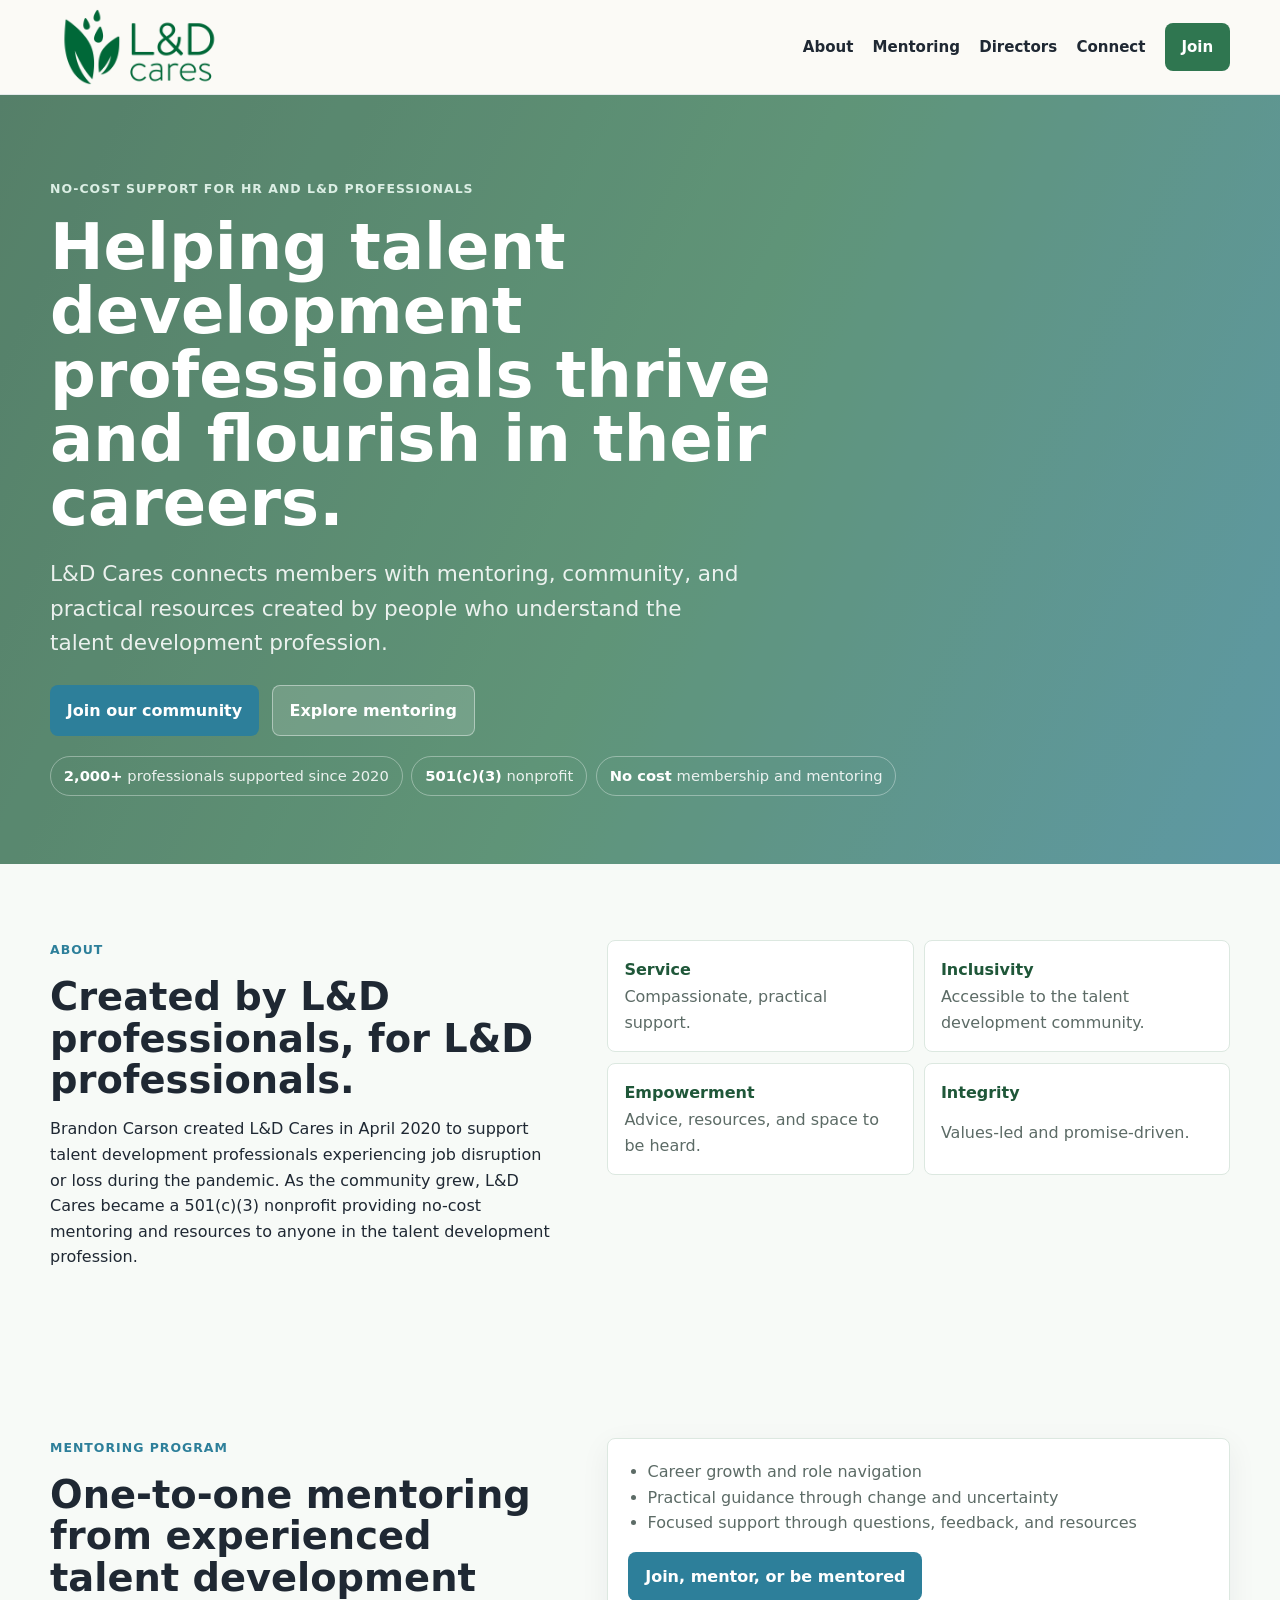
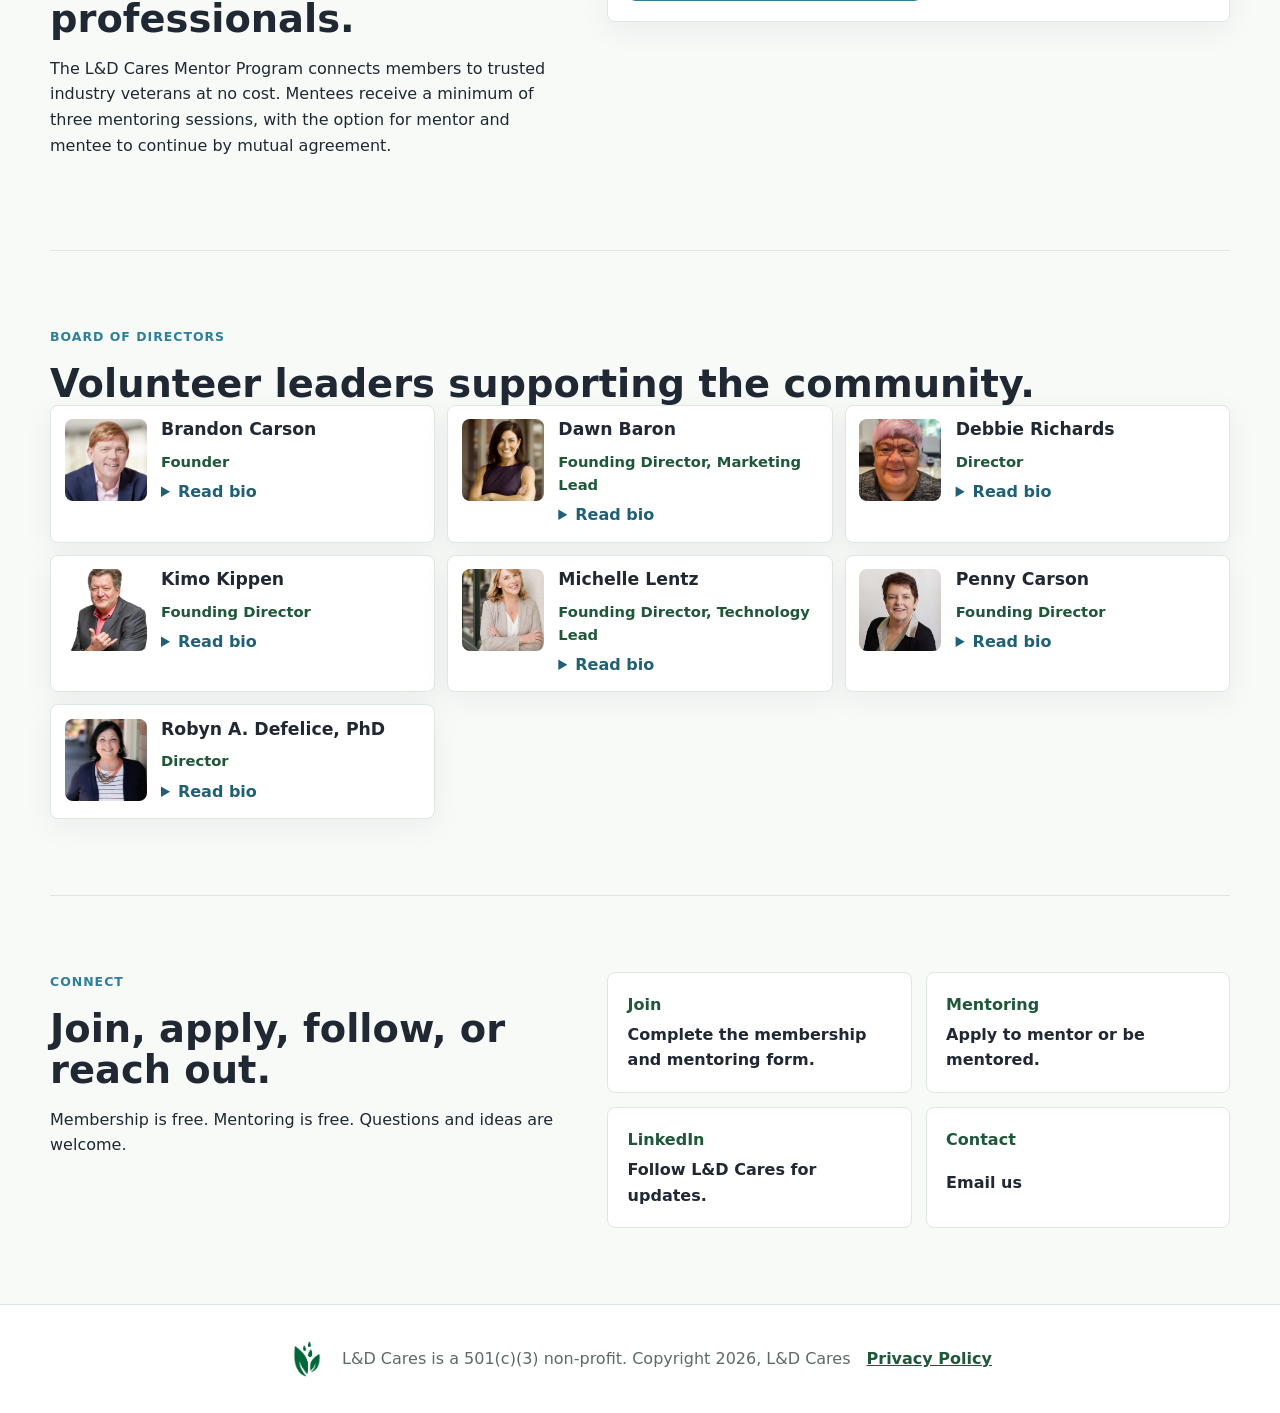
<file: index.html>
<!doctype html>
<html lang="en">
  <head>
    <meta charset="utf-8">
    <meta name="viewport" content="width=device-width, initial-scale=1">
    <title>L&D Cares | No-cost mentoring for talent development professionals</title>
    <meta name="description" content="L&D Cares provides no-cost mentoring and resources to help talent development professionals thrive and flourish in their careers.">
    <meta property="og:title" content="L&D Cares">
    <meta property="og:description" content="No-cost mentoring and resources for talent development professionals.">
    <meta property="og:type" content="website">
    <meta property="og:url" content="https://www.ldcares.org/">
    <meta property="og:image" content="https://www.ldcares.org/assets/logos/ldcares-logo.png">
    <meta property="og:image:alt" content="L&D Cares logo">
    <meta name="twitter:card" content="summary_large_image">
    <meta name="twitter:title" content="L&D Cares">
    <meta name="twitter:description" content="No-cost mentoring and resources for talent development professionals.">
    <meta name="twitter:image" content="https://www.ldcares.org/assets/logos/ldcares-logo.png">
    <link rel="stylesheet" href="styles.css">
  </head>
  <body>
    <a class="skip-link" href="#main">Skip to main content</a>
    <header class="site-header" data-header>
      <nav class="nav" aria-label="Main navigation">
        <a class="brand" href="#home" aria-label="L&D Cares home">
          <img src="assets/logos/ldcares-logo.png" alt="L&D Cares">
        </a>
        <button class="menu-toggle" type="button" aria-expanded="false" aria-controls="primary-menu" data-menu-toggle>
          <span></span>
          <span></span>
          <span></span>
          <span class="sr-only">Menu</span>
        </button>
        <div class="nav-links" id="primary-menu" data-menu>
          <a href="#about">About</a>
          <a href="#mentoring">Mentoring</a>
          <a href="#team">Directors</a>
          <a href="#connect">Connect</a>
          <a class="nav-cta" href="membership.html">Join</a>
        </div>
      </nav>
    </header>

    <main id="main">
      <section class="hero" id="home">
        <div class="hero-media" aria-hidden="true">
          <img src="assets/logos/banner.jpg" alt="">
        </div>
        <div class="hero-content">
          <p class="eyebrow">No-cost support for HR and L&D professionals</p>
          <h1>Helping talent development professionals thrive and flourish in their careers.</h1>
          <p class="hero-copy">L&D Cares connects members with mentoring, community, and practical resources created by people who understand the talent development profession.</p>
          <div class="hero-actions">
            <a class="button primary" href="membership.html">Join our community</a>
            <a class="button secondary" href="#mentoring">Explore mentoring</a>
          </div>
          <ul class="impact-list" aria-label="L&D Cares highlights">
            <li><strong>2,000+</strong> professionals supported since 2020</li>
            <li><strong>501(c)(3)</strong> nonprofit</li>
            <li><strong>No cost</strong> membership and mentoring</li>
          </ul>
        </div>
      </section>

      <section class="section about" id="about">
        <div>
          <p class="section-kicker">About</p>
          <h2>Created by L&D professionals, for L&D professionals.</h2>
          <p>Brandon Carson created L&D Cares in April 2020 to support talent development professionals experiencing job disruption or loss during the pandemic. As the community grew, L&D Cares became a 501(c)(3) nonprofit providing no-cost mentoring and resources to anyone in the talent development profession.</p>
        </div>
        <ul class="value-list" aria-label="L&D Cares values">
          <li><strong>Service</strong><span>Compassionate, practical support.</span></li>
          <li><strong>Inclusivity</strong><span>Accessible to the talent development community.</span></li>
          <li><strong>Empowerment</strong><span>Advice, resources, and space to be heard.</span></li>
          <li><strong>Integrity</strong><span>Values-led and promise-driven.</span></li>
        </ul>
      </section>

      <section class="section mentoring" id="mentoring">
        <div>
          <p class="section-kicker">Mentoring Program</p>
          <h2>One-to-one mentoring from experienced talent development professionals.</h2>
          <p>The L&D Cares Mentor Program connects members to trusted industry veterans at no cost. Mentees receive a minimum of three mentoring sessions, with the option for mentor and mentee to continue by mutual agreement.</p>
        </div>
        <div class="compact-panel">
          <ul>
            <li>Career growth and role navigation</li>
            <li>Practical guidance through change and uncertainty</li>
            <li>Focused support through questions, feedback, and resources</li>
          </ul>
          <div class="panel-actions">
            <a class="button primary" href="membership.html">Join, mentor, or be mentored</a>
          </div>
        </div>
      </section>

      <section class="section team" id="team">
        <div>
          <p class="section-kicker">Board of Directors</p>
          <h2>Volunteer leaders supporting the community.</h2>
        </div>
        <div class="team-grid">
          <article class="person">
            <img src="assets/directors/brandon-carson.webp" alt="Brandon Carson">
            <div>
              <h3>Brandon Carson</h3>
              <p class="role">Founder</p>
              <details>
                <summary>Read bio</summary>
                <p>For more than two decades, Brandon Carson has focused on one big question: How can learning unlock both business performance and human potential? He has built scalable learning strategies across some of the world’s most complex and fast-moving organizations — from Fortune 50 giants to high-growth tech companies.</p>
                <p>Brandon has led enterprise learning transformations at Starbucks, Walmart, Delta Air Lines, The Home Depot, and Microsoft, developing programs that reached millions of employees worldwide and delivered measurable gains in performance, retention, and readiness for change.</p>
                <p>Brandon is also the author of multiple books on the future of learning, a frequent keynote speaker at international conferences, and a trusted partner to leaders seeking to navigate disruption with clarity and purpose.</p>
                <p>His mission is simple: to help organizations modernize learning so it drives measurable business value — and makes work better for humans.</p>
              </details>
            </div>
          </article>
          <article class="person">
            <img src="assets/directors/dawn-baron.webp" alt="Dawn Baron">
            <div>
              <h3>Dawn Baron</h3>
              <p class="role">Founding Director, Marketing Lead</p>
              <details>
                <summary>Read bio</summary>
                <p>Dawn Baron founded Passion Profits Consulting in 2008 to help businesses and learning professionals find solutions to obstacles in the corporate learning space. She is a strategic and creative problem solver, marketer, facilitator, and speaker with a special interest in helping companies and organizations focus on talent, learning, wellness, and D&I strategies.</p>
                <p>Before starting her consultancy, Dawn served as Vice President of Marketing for the Association for Talent Development. Today, she focuses on elevating messaging for learning opportunities, strategies, and technologies that support a future workforce appreciative of diversity, continuous skill development, and the balance between people and business needs. Dawn has master's degrees in Business with a focus on Organizational Development and in Public Management with a focus on Social Policy from the University of Maryland.</p>
              </details>
            </div>
          </article>
          <article class="person">
            <img src="assets/directors/debbie-richards.webp" alt="Debbie Richards">
            <div>
              <h3>Debbie Richards</h3>
              <p class="role">Director</p>
              <details>
                <summary>Read bio</summary>
                <p>Debbie Richards, president of Creative Interactive Ideas, supports talent development clients with technology challenges. She updates her job knowledge by researching new technologies and software products, participating in educational opportunities such as learning conferences and webinars, and contributing to professional organizations.</p>
                <p>Passionate about working with and mentoring other learning professionals, Debbie is the past president of the ATD Houston chapter and a past National Advisor for Chapters. She was the ATD Technology Conference Advisory Council chairperson for 2019 and is the author of <cite>Seeing the Possibilities With Augmented Reality</cite>, an ATD TD at Work publication. She was awarded the title of Guild Master by the Learning Guild in 2022.</p>
              </details>
            </div>
          </article>
          <article class="person">
            <img src="assets/directors/kimo-kippen.webp" alt="Kimo Kippen">
            <div>
              <h3>Kimo Kippen</h3>
              <p class="role">Founding Director</p>
              <details>
                <summary>Read bio</summary>
                <p>Kimo Kippen is a native of Hawaii and currently alternates between Warsaw, Poland, and Honolulu. Kimo is a thought leader, speaker, and advocate for learning, a former executive at Hilton and Marriott, and was recognized by CLO Magazine as the 2015 CLO of the Year. He is a former chairman of ATD, chairman of APIA Scholars, and a board member for the Center for Talent Reporting and CTDO Next.</p>
                <p>Kimo serves as an advisory board member at CAEL, CLO advisor at the Defense Acquisition University, and advisory board member for Strategic Education Inc., Gnowbe, Rochester Institute of Technology, World Institute for Action Learning, and GP Strategies. He is a Program Director for The Conference Board Talent & Organizational Development Executive Council, USA and the Learning & Development Council, Europe. He is also an adjunct professor and advisor at Catholic University of America and George Mason University.</p>
              </details>
            </div>
          </article>
          <article class="person">
            <img src="assets/directors/michelle-lentz.webp" alt="Michelle Lentz">
            <div>
              <h3>Michelle Lentz</h3>
              <p class="role">Founding Director, Technology Lead</p>
              <details>
                <summary>Read bio</summary>
                <p>Over the last 20 years, Michelle Lentz has become a recognized leader in learning and AI strategy within the corporate space and has frequently presented at industry events. Michelle runs Innovate+Elevate, where she focuses on AI strategy, AI instruction, and change management with a focus on AI. She has worked as a Learning &amp; AI Strategist at ELB Learning, modernized the training strategy for UPS global call centers, and led the HR Custom Learning team for Oracle.</p>
                <p>Michelle recently graduated with a Master's of Science in AI in Business from Arizona University, and holds a post-graduate certification in the same field. She holds certifications in Prompt Engineering, Synchronous Training, Integrated Talent Management, Hogan Assessments, and 360 Feedback. Michelle has written two AI guides and contributed to several books, including <cite>Ready, Set, Curate: 8 Learning Experts Tell You How</cite> and <cite>L&amp;D's Playbook for the Digital Age</cite>.</p>
              </details>
            </div>
          </article>
          <article class="person">
            <img src="assets/directors/penny.jpg" alt="Penny Carson">
            <div>
              <h3>Penny Carson</h3>
              <p class="role">Founding Director</p>
              <details>
                <summary>Read bio</summary>
                <p>Penny Carson leads the Managed Learning Services team for Clarity Consultants. Previously, she led the learning design and development team for Meta's Global Sales Learning. Penny also worked for NetApp, where her charter was to implement agile learning design methodologies and transform the development process by integrating dynamic, next-generation learning methods.</p>
                <p>The breadth of her talent development work focuses on the intersection of strategy and organizational transformation. Penny joined the L&D Cares team to advocate for the individuals who make up the profession and to help build capability in others as they achieve their career goals.</p>
              </details>
            </div>
          </article>
          <article class="person">
            <img src="assets/directors/robyn-defelice.png" alt="Robyn A. Defelice">
            <div>
              <h3>Robyn A. Defelice, PhD</h3>
              <p class="role">Director</p>
              <details>
                <summary>Read bio</summary>
                <p>Robyn A. Defelice, PhD, is an industry thought leader, author, and presenter with over 20 years in the L&D field. She is the co-author of <cite>Microlearning: Short and Sweet</cite> and has been researching how long it takes to develop training for over a decade.</p>
                <p>Robyn's diverse capabilities provide her clients with customized, pragmatic solutions. Her experience spans corporate to manufacturing, government to higher education, and nonprofits to startups. Her passion comes from empowering her peers. She is happiest when collaborating with L&D leadership and teams to get them to the decision-making table. She is currently serving as the VP of Programming for ATD Central PA and is a member of Learning Leaders Alliance through The Learning Guild.</p>
              </details>
            </div>
          </article>
        </div>
      </section>

      <section class="section connect" id="connect">
        <div>
          <p class="section-kicker">Connect</p>
          <h2>Join, apply, follow, or reach out.</h2>
          <p>Membership is free. Mentoring is free. Questions and ideas are welcome.</p>
        </div>
        <div class="action-grid">
          <a href="membership.html"><span>Join</span><strong>Complete the membership and mentoring form.</strong></a>
          <a href="membership.html"><span>Mentoring</span><strong>Apply to mentor or be mentored.</strong></a>
          <a href="https://www.linkedin.com/company/ld-cares/" target="_blank" rel="noopener"><span>LinkedIn</span><strong>Follow L&D Cares for updates.</strong></a>
          <a href="mailto:bwcarson@ldcares.org"><span>Contact</span><strong>Email us</strong></a>
        </div>
      </section>
    </main>

    <footer class="site-footer">
      <img src="assets/logos/ldcares-mark.png" alt="">
      <p>L&D Cares is a 501(c)(3) non-profit. Copyright 2026, L&D Cares</p>
      <a href="privacy-policy.html">Privacy Policy</a>
    </footer>

    <script src="script.js"></script>
  </body>
</html>
</file>
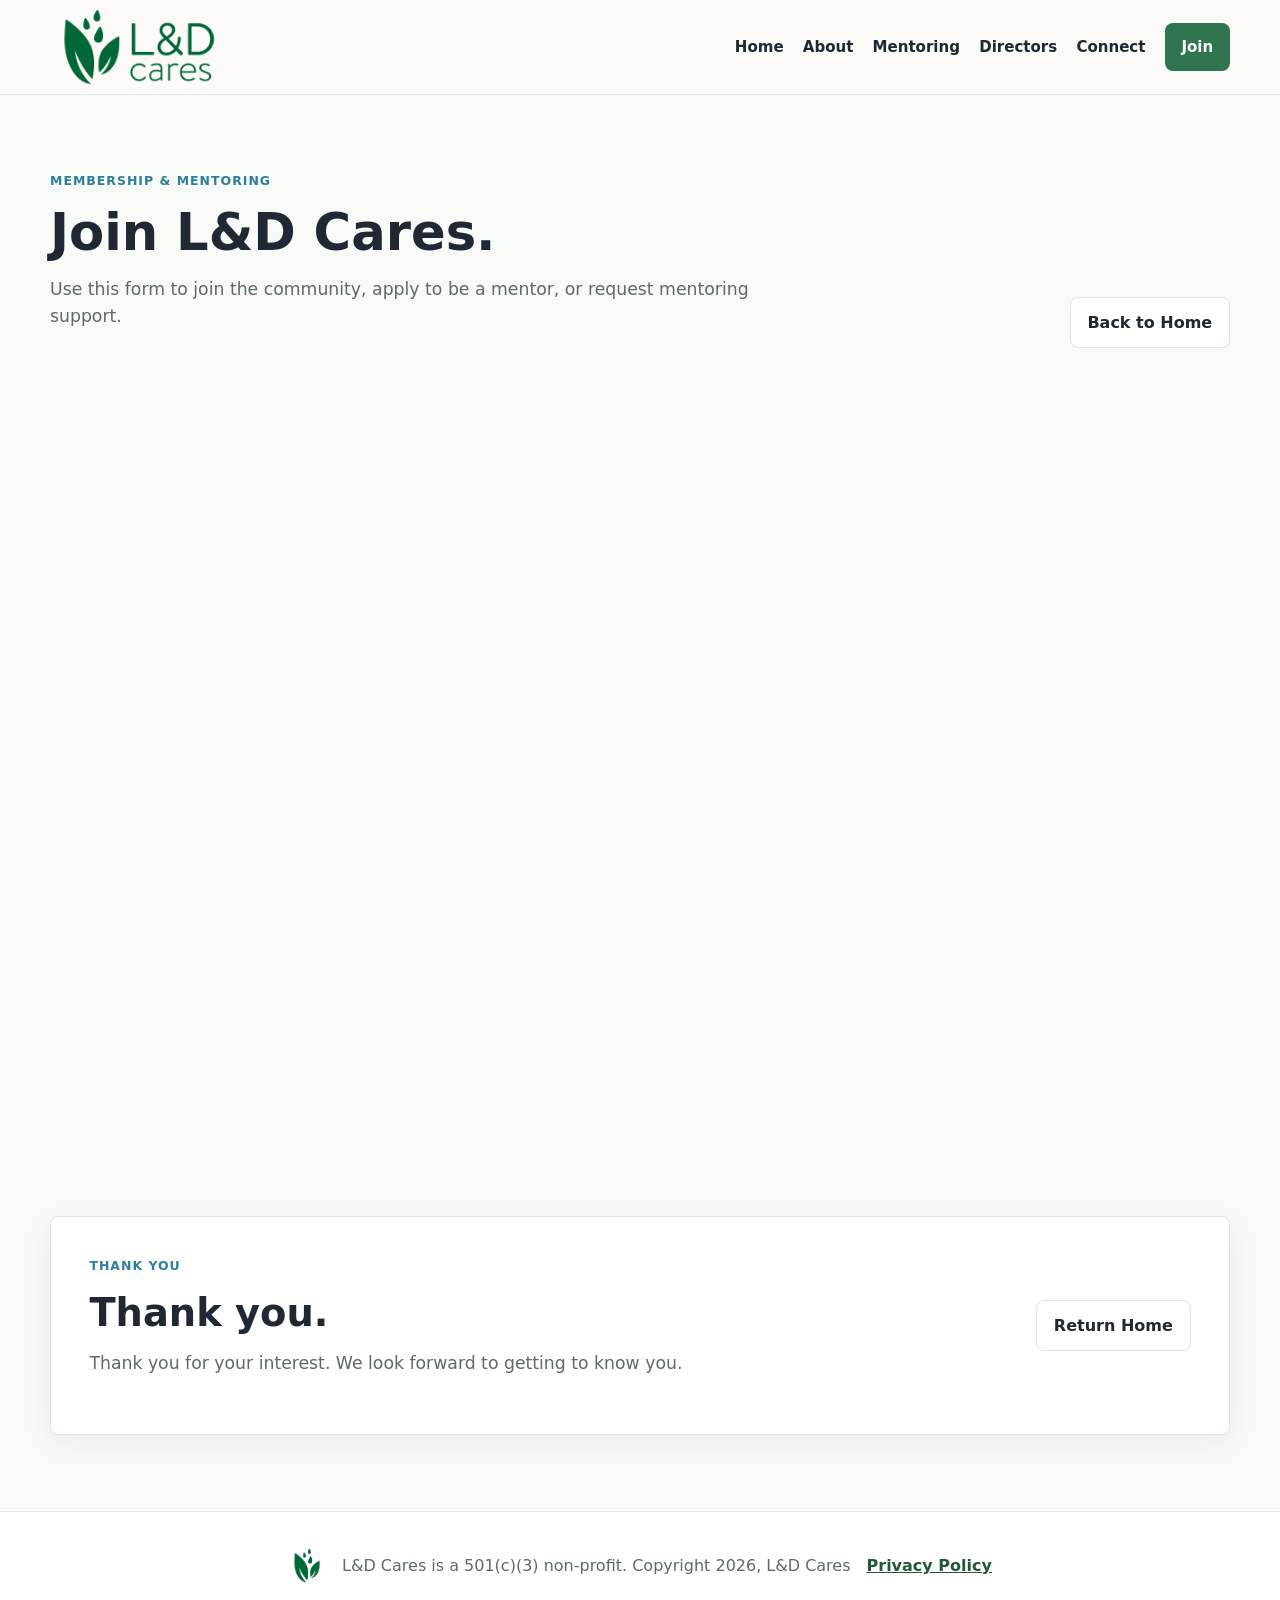
<file: membership.html>
<!doctype html>
<html lang="en">
  <head>
    <meta charset="utf-8">
    <meta name="viewport" content="width=device-width, initial-scale=1">
    <title>Membership &amp; Mentoring | L&amp;D Cares</title>
    <meta name="description" content="Join L&amp;D Cares, apply to mentor, or request mentoring through the L&amp;D Cares membership and mentoring form.">
    <meta property="og:title" content="Membership &amp; Mentoring | L&amp;D Cares">
    <meta property="og:description" content="Join L&amp;D Cares, apply to mentor, or request mentoring.">
    <meta property="og:type" content="website">
    <meta property="og:url" content="https://www.ldcares.org/membership.html">
    <meta property="og:image" content="https://www.ldcares.org/assets/logos/ldcares-logo.png">
    <meta property="og:image:alt" content="L&amp;D Cares logo">
    <meta name="twitter:card" content="summary_large_image">
    <meta name="twitter:title" content="Membership &amp; Mentoring | L&amp;D Cares">
    <meta name="twitter:description" content="Join L&amp;D Cares, apply to mentor, or request mentoring.">
    <meta name="twitter:image" content="https://www.ldcares.org/assets/logos/ldcares-logo.png">
    <link rel="stylesheet" href="styles.css">
    <script src="https://tally.so/widgets/embed.js"></script>
  </head>
  <body class="form-page">
    <a class="skip-link" href="#main">Skip to main content</a>
    <header class="site-header" data-header>
      <nav class="nav" aria-label="Main navigation">
        <a class="brand" href="index.html" aria-label="L&D Cares home">
          <img src="assets/logos/ldcares-logo.png" alt="L&D Cares">
        </a>
        <button class="menu-toggle" type="button" aria-expanded="false" aria-controls="primary-menu" data-menu-toggle>
          <span></span>
          <span></span>
          <span></span>
          <span class="sr-only">Menu</span>
        </button>
        <div class="nav-links" id="primary-menu" data-menu>
          <a href="index.html">Home</a>
          <a href="index.html#about">About</a>
          <a href="index.html#mentoring">Mentoring</a>
          <a href="index.html#team">Directors</a>
          <a href="index.html#connect">Connect</a>
          <a class="nav-cta" href="membership.html" aria-current="page">Join</a>
        </div>
      </nav>
    </header>

    <main id="main">
      <section class="section form-intro">
        <div>
          <p class="section-kicker">Membership &amp; Mentoring</p>
          <h1>Join L&amp;D Cares.</h1>
          <p>Use this form to join the community, apply to be a mentor, or request mentoring support.</p>
        </div>
        <a class="button secondary" href="index.html">Back to Home</a>
      </section>

      <section class="embedded-form" aria-label="Membership and mentoring form">
        <iframe data-tally-src="https://tally.so/embed/rjkraR?transparentBackground=1&amp;dynamicHeight=1" loading="lazy" width="100%" height="820" frameborder="0" marginheight="0" marginwidth="0" title="Membership &amp; Mentoring"></iframe>
      </section>

      <section class="section form-thanks" aria-label="Membership form completion">
        <div>
          <p class="section-kicker">Thank You</p>
          <h2>Thank you.</h2>
          <p>Thank you for your interest. We look forward to getting to know you.</p>
        </div>
        <a class="button secondary" href="index.html">Return Home</a>
      </section>
    </main>

    <footer class="site-footer">
      <img src="assets/logos/ldcares-mark.png" alt="">
      <p>L&D Cares is a 501(c)(3) non-profit. Copyright 2026, L&D Cares</p>
      <a href="privacy-policy.html">Privacy Policy</a>
    </footer>

    <script>
      if (window.Tally) {
        window.Tally.loadEmbeds();
      }
    </script>
    <script src="script.js"></script>
  </body>
</html>
</file>
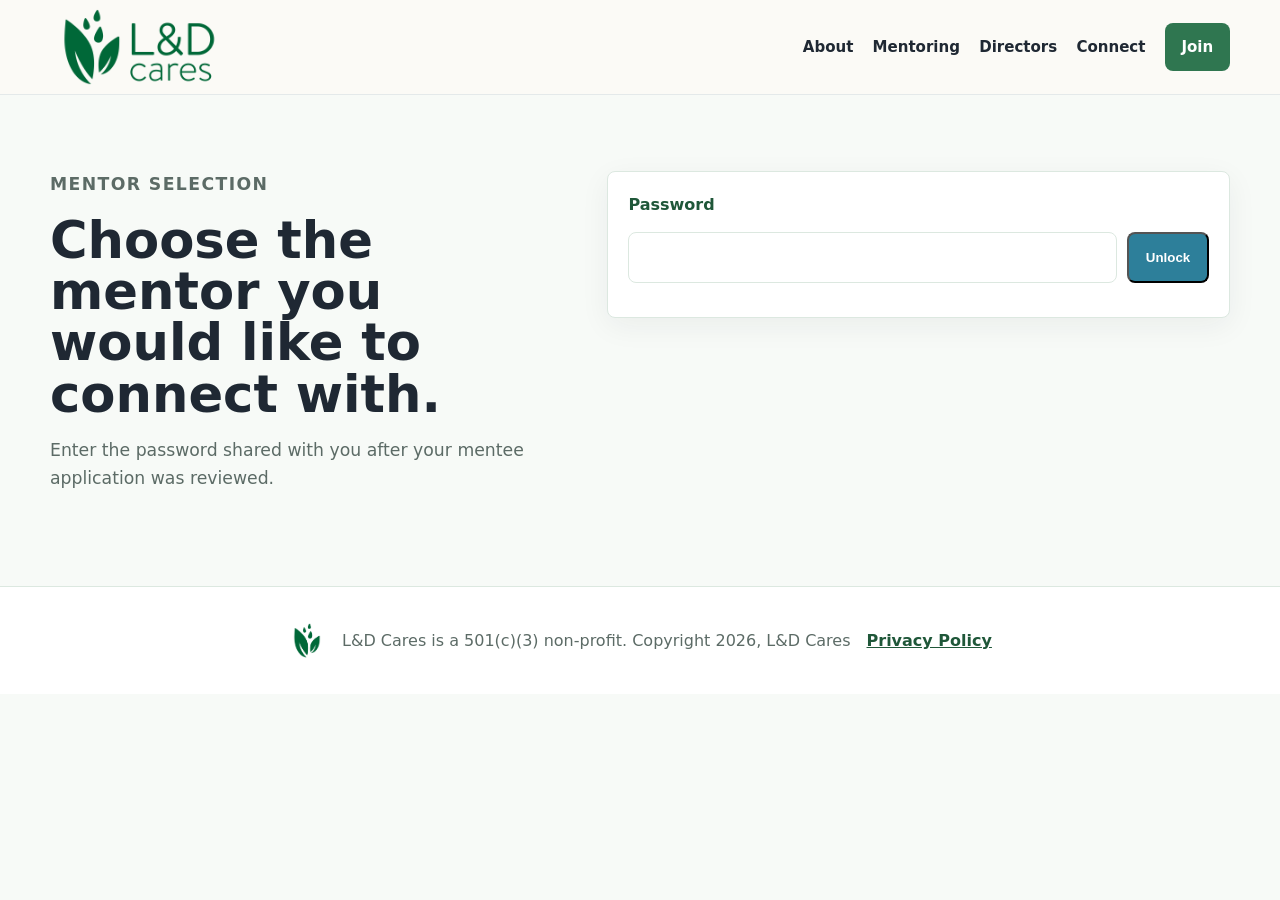
<file: mentor-select.html>
<!doctype html>
<html lang="en">
  <head>
    <meta charset="utf-8">
    <meta name="viewport" content="width=device-width, initial-scale=1">
    <title>Select a Mentor | L&D Cares</title>
    <meta name="description" content="Password-protected L&D Cares mentor selection page for approved mentees.">
    <meta property="og:title" content="Select a Mentor | L&D Cares">
    <meta property="og:description" content="Review L&D Cares mentors and submit your mentor preferences.">
    <meta property="og:type" content="website">
    <meta property="og:url" content="https://www.ldcares.org/mentor-select.html">
    <meta property="og:image" content="https://www.ldcares.org/assets/logos/ldcares-logo.png">
    <meta property="og:image:alt" content="L&D Cares logo">
    <meta name="robots" content="noindex">
    <link rel="stylesheet" href="styles.css">
  </head>
  <body class="mentor-page">
    <a class="skip-link" href="#main">Skip to main content</a>
    <header class="site-header" data-header>
      <nav class="nav" aria-label="Main navigation">
        <a class="brand" href="index.html" aria-label="L&D Cares home">
          <img src="assets/logos/ldcares-logo.png" alt="L&D Cares">
        </a>
        <button class="menu-toggle" type="button" aria-expanded="false" aria-controls="primary-menu" data-menu-toggle>
          <span></span>
          <span></span>
          <span></span>
          <span class="sr-only">Menu</span>
        </button>
        <div class="nav-links" id="primary-menu" data-menu>
          <a href="index.html#about">About</a>
          <a href="index.html#mentoring">Mentoring</a>
          <a href="index.html#team">Directors</a>
          <a href="index.html#connect">Connect</a>
          <a class="nav-cta" href="membership.html">Join</a>
        </div>
      </nav>
    </header>

    <main id="main">
      <section class="section mentor-access" data-mentor-lock>
        <div>
          <p class="section-kicker">Mentor Selection</p>
          <h1>Choose the mentor you would like to connect with.</h1>
          <p>Enter the password shared with you after your mentee application was reviewed.</p>
        </div>
        <form class="access-form" data-access-form>
          <label for="mentor-password">Password</label>
          <div class="password-row">
            <input id="mentor-password" name="password" type="password" autocomplete="current-password" required>
            <button class="button primary" type="submit">Unlock</button>
          </div>
          <p class="form-note" data-access-message role="status" aria-live="polite"></p>
        </form>
      </section>

      <section class="mentor-content is-hidden" data-mentor-content>
        <section class="section mentor-intro">
          <p class="section-kicker">Available Mentors</p>
          <h1>Review mentors, then submit your selection.</h1>
          <p>Choose the mentor whose experience best matches your goals, then use the form at the bottom of this page to submit your selection.</p>
        </section>

        <section class="section mentor-roster" aria-label="Mentor profiles">
          <div class="mentor-grid" data-mentor-grid></div>
        </section>

        <section class="section mentor-request" id="request">
          <div>
            <p class="section-kicker">Request Form</p>
            <h2>Send your mentor preference.</h2>
            <p>Complete the form and your mentor preference will be sent directly to L&D Cares.</p>
          </div>
          <form class="mentor-form" data-mentor-form action="https://script.google.com/macros/s/AKfycbzweu759AEJL8jZWQthOBNUVKwJJNITBjt_kEP7dAgJX-P2Rnlis-C5Lcnbc1xiR0iC/exec">
            <label for="mentee-name">Your name <span class="required-marker" aria-hidden="true">*</span></label>
            <input id="mentee-name" name="name" type="text" autocomplete="name" required>

            <label for="mentee-email">Your email address <span class="required-marker" aria-hidden="true">*</span></label>
            <input id="mentee-email" name="email" type="email" autocomplete="email" required>

            <label for="mentor-choice">Preferred mentor <span class="required-marker" aria-hidden="true">*</span></label>
            <select id="mentor-choice" name="mentor" required data-mentor-select>
              <option value="">Select a mentor</option>
            </select>

            <fieldset>
              <legend>What would you like support with? <span class="required-marker" aria-hidden="true">*</span></legend>
              <label><input type="checkbox" name="interest" value="Career transition" data-interest-checkbox> Career transition</label>
              <label><input type="checkbox" name="interest" value="Leadership development" data-interest-checkbox> Leadership development</label>
              <label><input type="checkbox" name="interest" value="Learning strategy" data-interest-checkbox> Learning strategy</label>
              <label><input type="checkbox" name="interest" value="Instructional design" data-interest-checkbox> Instructional design</label>
              <label><input type="checkbox" name="interest" value="Learning technology" data-interest-checkbox> Learning technology</label>
              <label><input type="checkbox" name="interest" value="Consulting or entrepreneurship" data-interest-checkbox> Consulting or entrepreneurship</label>
              <label><input type="checkbox" name="interest" value="Other" data-interest-checkbox> Other</label>
              <p class="form-note checkbox-message" data-interest-message></p>
            </fieldset>

            <label for="mentor-details">Tell us more <span class="required-marker" aria-hidden="true">*</span></label>
            <textarea id="mentor-details" name="details" rows="6" placeholder="Share a little about your goals, current situation, and what you hope to get from mentoring." required></textarea>

            <label class="consent-check">
              <input type="checkbox" name="consent" value="Yes" required>
              <span>I understand my information will be shared with my selected mentor so they can contact me. <span class="required-marker" aria-hidden="true">*</span></span>
            </label>

            <button class="button primary" type="submit">Submit mentor request</button>
            <p class="form-note" data-form-message role="status" aria-live="polite">Your mentor preference will be sent to L&D Cares.</p>
          </form>
        </section>
      </section>
    </main>

    <footer class="site-footer">
      <img src="assets/logos/ldcares-mark.png" alt="">
      <p>L&D Cares is a 501(c)(3) non-profit. Copyright 2026, L&D Cares</p>
      <a href="privacy-policy.html">Privacy Policy</a>
    </footer>

    <script src="script.js"></script>
    <script src="mentor-select.js"></script>
  </body>
</html>
</file>
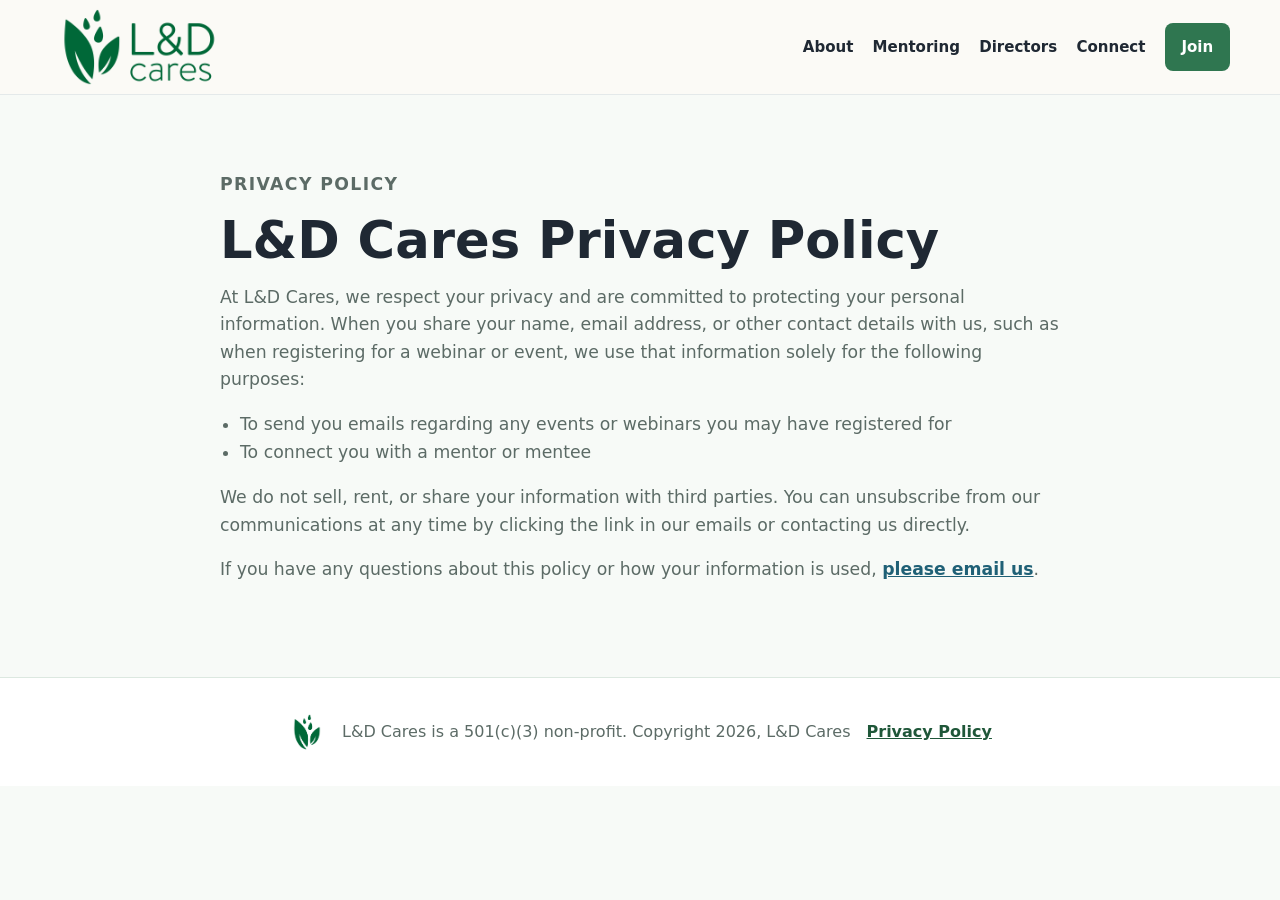
<file: privacy-policy.html>
<!doctype html>
<html lang="en">
  <head>
    <meta charset="utf-8">
    <meta name="viewport" content="width=device-width, initial-scale=1">
    <title>Privacy Policy | L&D Cares</title>
    <meta name="description" content="L&D Cares privacy policy.">
    <meta property="og:title" content="Privacy Policy | L&D Cares">
    <meta property="og:description" content="L&D Cares privacy policy.">
    <meta property="og:type" content="website">
    <meta property="og:url" content="https://www.ldcares.org/privacy-policy.html">
    <meta property="og:image" content="https://www.ldcares.org/assets/logos/ldcares-logo.png">
    <meta property="og:image:alt" content="L&D Cares logo">
    <meta name="twitter:card" content="summary_large_image">
    <meta name="twitter:title" content="Privacy Policy | L&D Cares">
    <meta name="twitter:description" content="L&D Cares privacy policy.">
    <meta name="twitter:image" content="https://www.ldcares.org/assets/logos/ldcares-logo.png">
    <link rel="stylesheet" href="styles.css">
  </head>
  <body>
    <a class="skip-link" href="#main">Skip to main content</a>
    <header class="site-header" data-header>
      <nav class="nav" aria-label="Main navigation">
        <a class="brand" href="index.html" aria-label="L&D Cares home">
          <img src="assets/logos/ldcares-logo.png" alt="L&D Cares">
        </a>
        <button class="menu-toggle" type="button" aria-expanded="false" aria-controls="primary-menu" data-menu-toggle>
          <span></span>
          <span></span>
          <span></span>
          <span class="sr-only">Menu</span>
        </button>
        <div class="nav-links" id="primary-menu" data-menu>
          <a href="index.html#about">About</a>
          <a href="index.html#mentoring">Mentoring</a>
          <a href="index.html#team">Directors</a>
          <a href="index.html#connect">Connect</a>
          <a class="nav-cta" href="membership.html">Join</a>
        </div>
      </nav>
    </header>

    <main id="main">
      <section class="section policy">
        <p class="section-kicker">Privacy Policy</p>
        <h1>L&D Cares Privacy Policy</h1>
        <p>At L&D Cares, we respect your privacy and are committed to protecting your personal information. When you share your name, email address, or other contact details with us, such as when registering for a webinar or event, we use that information solely for the following purposes:</p>
        <ul>
          <li>To send you emails regarding any events or webinars you may have registered for</li>
          <li>To connect you with a mentor or mentee</li>
        </ul>
        <p>We do not sell, rent, or share your information with third parties. You can unsubscribe from our communications at any time by clicking the link in our emails or contacting us directly.</p>
        <p>If you have any questions about this policy or how your information is used, <a href="mailto:bwcarson@ldcares.org">please email us</a>.</p>
      </section>
    </main>

    <footer class="site-footer">
      <img src="assets/logos/ldcares-mark.png" alt="">
      <p>L&D Cares is a 501(c)(3) non-profit. Copyright 2026, L&D Cares</p>
      <a href="privacy-policy.html">Privacy Policy</a>
    </footer>

    <script src="script.js"></script>
  </body>
</html>
</file>
<file: styles.css>
:root {
  --ink: #1f2833;
  --muted: #5c6b66;
  --paper: #f7faf7;
  --surface: #ffffff;
  --green: #2f7650;
  --green-dark: #1f5739;
  --blue: #2d7f9a;
  --blue-dark: #1f6076;
  --mint: #dbeee4;
  --line: #dce8e0;
  --shadow: 0 18px 50px rgba(31, 40, 51, 0.12);
  --radius: 8px;
  --max: 1180px;
}

* {
  box-sizing: border-box;
}

html {
  scroll-behavior: smooth;
}

body {
  margin: 0;
  color: var(--ink);
  background: var(--paper);
  font-family: Inter, ui-sans-serif, system-ui, -apple-system, BlinkMacSystemFont, "Segoe UI", sans-serif;
  line-height: 1.6;
}

img {
  display: block;
  max-width: 100%;
}

a {
  color: inherit;
}

.skip-link,
.sr-only {
  position: absolute;
  width: 1px;
  height: 1px;
  overflow: hidden;
  clip: rect(0, 0, 0, 0);
}

.skip-link:focus {
  z-index: 20;
  width: auto;
  height: auto;
  clip: auto;
  top: 1rem;
  left: 1rem;
  padding: 0.7rem 1rem;
  background: var(--ink);
  color: white;
}

.site-header {
  position: sticky;
  z-index: 10;
  top: 0;
  background: rgba(251, 250, 246, 0.92);
  border-bottom: 1px solid rgba(223, 229, 232, 0.8);
  backdrop-filter: blur(14px);
}

.nav {
  width: min(var(--max), calc(100% - 2rem));
  min-height: 78px;
  margin: 0 auto;
  display: flex;
  align-items: center;
  justify-content: space-between;
  gap: 2rem;
}

.brand img {
  width: 178px;
}

.nav-links {
  display: flex;
  align-items: center;
  gap: 1.2rem;
  font-size: 0.94rem;
  font-weight: 700;
}

.nav-links a {
  text-decoration: none;
}

.nav-links a:hover {
  color: var(--green);
}

.nav-cta,
.button {
  border-radius: var(--radius);
  min-height: 44px;
  display: inline-flex;
  align-items: center;
  justify-content: center;
  padding: 0.75rem 1.05rem;
  text-decoration: none;
  font-weight: 800;
}

.nav-cta {
  background: var(--green);
  color: white;
}

.menu-toggle {
  display: none;
  width: 44px;
  height: 44px;
  border: 1px solid var(--line);
  border-radius: var(--radius);
  background: var(--surface);
}

.menu-toggle span:not(.sr-only) {
  display: block;
  width: 18px;
  height: 2px;
  margin: 4px auto;
  background: var(--ink);
}

.hero {
  min-height: 560px;
  max-height: none;
  position: relative;
  display: grid;
  align-items: end;
  overflow: hidden;
}

.hero-media {
  position: absolute;
  inset: 0;
  background:
    linear-gradient(115deg, rgba(31, 87, 57, 0.96) 0%, rgba(47, 118, 80, 0.88) 52%, rgba(45, 127, 154, 0.82) 100%),
    var(--green-dark);
}

.hero-media img {
  width: 100%;
  height: 100%;
  object-fit: cover;
  opacity: 0.24;
  mix-blend-mode: luminosity;
}

.hero-content {
  position: relative;
  width: min(var(--max), calc(100% - 2rem));
  margin: 0 auto;
  padding: 5.25rem 0 4.25rem;
  color: white;
}

.eyebrow,
.section-kicker {
  margin: 0 0 1rem;
  color: var(--blue);
  font-size: 0.78rem;
  font-weight: 900;
  letter-spacing: 0.08em;
  text-transform: uppercase;
}

.hero .eyebrow {
  color: var(--mint);
}

h1,
h2,
h3,
p {
  overflow-wrap: break-word;
}

h1 {
  overflow-wrap: anywhere;
}

h1 {
  max-width: 780px;
  margin: 0;
  font-size: clamp(2.3rem, 5vw, 4.7rem);
  line-height: 1;
  letter-spacing: 0;
}

h2 {
  margin: 0;
  font-size: clamp(1.8rem, 3vw, 2.8rem);
  line-height: 1.08;
  letter-spacing: 0;
}

h3 {
  margin: 0 0 0.55rem;
  font-size: 1.08rem;
  line-height: 1.25;
}

.hero-copy {
  max-width: 690px;
  margin: 1.35rem 0 0;
  color: rgba(255, 255, 255, 0.88);
  font-size: clamp(1.05rem, 2vw, 1.35rem);
}

.actions,
.hero-actions {
  display: flex;
  flex-wrap: wrap;
  gap: 0.8rem;
  margin-top: 1.5rem;
}

.impact-list {
  display: flex;
  flex-wrap: wrap;
  gap: 0.55rem;
  list-style: none;
  margin: 1.25rem 0 0;
  padding: 0;
}

.impact-list li {
  border: 1px solid rgba(255, 255, 255, 0.35);
  border-radius: 999px;
  padding: 0.45rem 0.8rem;
  color: rgba(255, 255, 255, 0.88);
  font-size: 0.92rem;
}

.impact-list strong {
  color: white;
}

.button.primary {
  background: var(--blue);
  color: white;
}

.button.primary:hover,
.nav-cta:hover {
  background: var(--blue-dark);
  color: white;
}

.button.secondary {
  color: var(--ink);
  background: var(--surface);
  border: 1px solid var(--line);
}

.hero .button.secondary {
  color: white;
  background: rgba(255, 255, 255, 0.14);
  border-color: rgba(255, 255, 255, 0.42);
}

.stats-band {
  display: grid;
  grid-template-columns: repeat(3, 1fr);
  border-block: 1px solid var(--line);
  background: var(--surface);
}

.stats-band div {
  min-height: 150px;
  padding: 2rem;
  display: grid;
  align-content: center;
  justify-items: center;
  text-align: center;
  border-right: 1px solid var(--line);
}

.stats-band div:last-child {
  border-right: 0;
}

.stats-band strong {
  color: var(--green-dark);
  font-size: clamp(2rem, 4vw, 3.3rem);
  line-height: 1;
}

.stats-band span {
  max-width: 260px;
  color: var(--muted);
  font-weight: 700;
}

.section {
  width: min(var(--max), calc(100% - 2rem));
  margin: 0 auto;
  padding: clamp(3rem, 6vw, 4.75rem) 0;
}

.about,
.mentoring,
.connect {
  display: grid;
  grid-template-columns: 0.9fr 1.1fr;
  gap: clamp(1.5rem, 4vw, 3rem);
  align-items: start;
}

.split {
  display: grid;
  grid-template-columns: 0.42fr 1fr;
  gap: clamp(2rem, 6vw, 5rem);
}

.split p,
.section-header p,
.join p,
.contact p {
  max-width: 780px;
  color: var(--muted);
  font-size: 1.08rem;
}

.mission {
  display: grid;
  grid-template-columns: 0.75fr 1.25fr;
  gap: clamp(2rem, 6vw, 4rem);
  border-top: 1px solid var(--line);
}

.value-grid,
.feature-grid,
.value-list,
.action-grid {
  display: grid;
  grid-template-columns: repeat(2, minmax(0, 1fr));
  gap: 1rem;
}

.value-list {
  list-style: none;
  margin: 0;
  padding: 0;
  gap: 0.65rem;
}

.value-list li {
  display: grid;
  gap: 0.1rem;
  padding: 1rem;
  background: var(--surface);
  border: 1px solid var(--line);
  border-radius: var(--radius);
}

.value-list strong,
.action-grid span {
  color: var(--green-dark);
  font-weight: 900;
}

.value-list span {
  color: var(--muted);
}

.value-grid article,
.feature-grid article,
.person {
  background: var(--surface);
  border: 1px solid var(--line);
  border-radius: var(--radius);
  box-shadow: 0 8px 30px rgba(31, 40, 51, 0.06);
}

.value-grid article,
.feature-grid article {
  padding: 1.35rem;
}

.value-grid p,
.feature-grid p,
.person p {
  margin: 0;
  color: var(--muted);
}

.section-header {
  max-width: 900px;
  margin-bottom: 2rem;
}

.feature-grid {
  grid-template-columns: repeat(3, minmax(0, 1fr));
}

.compact-panel {
  display: grid;
  gap: 1rem;
  padding: 1.25rem;
  background: var(--surface);
  border: 1px solid var(--line);
  border-radius: var(--radius);
  box-shadow: 0 8px 30px rgba(31, 40, 51, 0.06);
}

.compact-panel ul {
  margin: 0;
  padding-left: 1.2rem;
  color: var(--muted);
}

.panel-actions {
  display: flex;
  flex-wrap: wrap;
  gap: 0.75rem;
}

.callout,
.join,
.contact {
  display: flex;
  align-items: center;
  justify-content: space-between;
  gap: 2rem;
  margin-top: 2rem;
  padding: clamp(1.5rem, 4vw, 2.4rem);
  background: var(--green-dark);
  color: white;
  border-radius: var(--radius);
  box-shadow: var(--shadow);
}

.callout p,
.join p,
.contact p {
  margin-bottom: 0;
  color: rgba(255, 255, 255, 0.82);
}

.callout .button.secondary,
.join .button.secondary,
.contact .button.secondary {
  color: white;
  background: rgba(255, 255, 255, 0.12);
  border-color: rgba(255, 255, 255, 0.35);
}

.team {
  border-top: 1px solid var(--line);
}

.team-grid {
  display: grid;
  grid-template-columns: repeat(3, minmax(0, 1fr));
  gap: 0.75rem;
}

.person {
  display: grid;
  grid-template-columns: 82px 1fr;
  gap: 0.9rem;
  min-height: 0;
  padding: 0.85rem;
}

.person img {
  width: 82px;
  height: 82px;
  object-fit: cover;
  border-radius: var(--radius);
  background: var(--line);
}

.role {
  color: var(--green-dark) !important;
  font-weight: 800;
  margin-bottom: 0.25rem !important;
  font-size: 0.92rem;
}

.person details {
  margin-top: 0.35rem;
}

.person summary {
  cursor: pointer;
  color: var(--blue-dark);
  font-weight: 850;
}

.person details p {
  margin-top: 0.65rem;
  font-size: 0.94rem;
}

.resource-list,
.action-grid {
  display: grid;
  gap: 0.9rem;
}

.resource-list a,
.action-grid a {
  display: grid;
  gap: 0.25rem;
  padding: 1.2rem;
  background: var(--surface);
  border: 1px solid var(--line);
  border-radius: var(--radius);
  text-decoration: none;
}

.resource-list a:hover,
.action-grid a:hover {
  border-color: var(--green);
}

.resource-list span {
  color: var(--green-dark);
  font-weight: 900;
}

.resource-list strong {
  font-weight: 650;
}

.action-grid strong {
  color: var(--ink);
  font-weight: 650;
}

.connect {
  border-top: 1px solid var(--line);
}

.policy {
  max-width: 840px;
}

.policy h1 {
  color: var(--ink);
  font-size: clamp(2.2rem, 4vw, 3.8rem);
}

.policy p,
.policy li {
  color: var(--muted);
  font-size: 1.08rem;
}

.policy ul {
  padding-left: 1.25rem;
}

.policy a {
  color: var(--blue-dark);
  font-weight: 850;
}

.form-page {
  background: var(--paper);
}

.form-intro {
  display: flex;
  align-items: end;
  justify-content: space-between;
  gap: 1.5rem;
  padding-bottom: 1.5rem;
}

.form-thanks {
  display: flex;
  align-items: center;
  justify-content: space-between;
  gap: 1.5rem;
  margin-bottom: clamp(3rem, 6vw, 4.75rem);
  padding: clamp(1.5rem, 4vw, 2.4rem);
  background: var(--surface);
  border: 1px solid var(--line);
  border-radius: var(--radius);
  box-shadow: 0 8px 30px rgba(31, 40, 51, 0.06);
}

.form-intro h1 {
  color: var(--ink);
  font-size: clamp(2.2rem, 4vw, 3.8rem);
}

.form-thanks h2 {
  color: var(--ink);
}

.form-intro p:not(.section-kicker) {
  max-width: 720px;
  color: var(--muted);
  font-size: 1.08rem;
}

.form-thanks p:not(.section-kicker) {
  max-width: 720px;
  color: var(--muted);
  font-size: 1.08rem;
}

.embedded-form {
  width: min(var(--max), calc(100% - 2rem));
  min-height: 820px;
  margin: 0 auto 1.5rem;
  overflow: hidden;
  background: var(--paper);
}

.embedded-form iframe {
  display: block;
  width: 100%;
  min-height: 820px;
  border: 0;
}

.is-hidden {
  display: none !important;
}

.mentor-access,
.mentor-intro,
.mentor-request {
  display: grid;
  grid-template-columns: 0.9fr 1.1fr;
  gap: clamp(1.5rem, 4vw, 3rem);
  align-items: start;
}

.mentor-access h1,
.mentor-intro h1 {
  color: var(--ink);
  font-size: clamp(2.2rem, 4vw, 3.8rem);
}

.mentor-access p,
.mentor-intro p,
.mentor-request p {
  max-width: 780px;
  color: var(--muted);
  font-size: 1.08rem;
}

.access-form,
.mentor-form {
  display: grid;
  gap: 0.85rem;
  padding: 1.25rem;
  background: var(--surface);
  border: 1px solid var(--line);
  border-radius: var(--radius);
  box-shadow: 0 8px 30px rgba(31, 40, 51, 0.06);
}

.access-form label,
.mentor-form label,
.mentor-form legend {
  color: var(--green-dark);
  font-weight: 850;
}

.access-form input,
.mentor-form input,
.mentor-form select,
.mentor-form textarea {
  width: 100%;
  min-height: 46px;
  padding: 0.75rem 0.85rem;
  color: var(--ink);
  background: white;
  border: 1px solid var(--line);
  border-radius: var(--radius);
  font: inherit;
}

.mentor-form textarea {
  resize: vertical;
}

.password-row {
  display: grid;
  grid-template-columns: 1fr auto;
  gap: 0.65rem;
}

.form-note {
  margin: 0;
  color: var(--muted);
  font-size: 0.95rem;
}

.required-marker {
  color: #b42318;
}

.mentor-roster {
  padding-top: 0;
}

.mentor-grid {
  display: grid;
  grid-template-columns: repeat(2, minmax(0, 1fr));
  gap: 0.9rem;
}

.mentor-card {
  display: grid;
  grid-template-columns: 112px 1fr;
  gap: 1rem;
  background: var(--surface);
  border: 1px solid var(--line);
  border-radius: var(--radius);
  padding: 1rem;
  box-shadow: 0 8px 30px rgba(31, 40, 51, 0.06);
}

.mentor-card img {
  width: 112px;
  height: 112px;
  object-fit: cover;
  border-radius: var(--radius);
  background: var(--line);
}

.mentor-card div {
  padding: 0;
}

.mentor-card h2 {
  font-size: 1.25rem;
}

.mentor-card p {
  margin: 0;
  color: var(--muted);
}

.mentor-form fieldset {
  display: grid;
  gap: 0.55rem;
  margin: 0;
  padding: 1rem;
  border: 1px solid var(--line);
  border-radius: var(--radius);
}

.mentor-form fieldset label {
  display: flex;
  align-items: center;
  gap: 0.55rem;
  color: var(--ink);
  font-weight: 650;
}

.mentor-form .consent-check {
  display: grid;
  grid-template-columns: 18px 1fr;
  gap: 0.65rem;
  align-items: start;
  color: var(--ink);
  font-weight: 650;
}

.mentor-form input[type="checkbox"],
.mentor-form .consent-check input {
  width: 18px;
  min-height: 18px;
  accent-color: var(--green);
}

.join {
  width: min(var(--max), calc(100% - 2rem));
  margin-top: 0;
}

.contact {
  margin-top: 0;
  background: var(--blue-dark);
}

.site-footer {
  display: flex;
  align-items: center;
  justify-content: center;
  gap: 1rem;
  padding: 2rem;
  color: var(--muted);
  background: var(--surface);
  border-top: 1px solid var(--line);
  text-align: center;
}

.site-footer img {
  width: 38px;
}

.site-footer p {
  margin: 0;
}

.site-footer a {
  font-weight: 800;
  color: var(--green-dark);
}

@media (max-width: 900px) {
  .menu-toggle {
    display: block;
  }

  .nav-links {
    position: absolute;
    inset: 78px 1rem auto;
    display: none;
    flex-direction: column;
    align-items: stretch;
    gap: 0;
    padding: 0.7rem;
    background: var(--surface);
    border: 1px solid var(--line);
    border-radius: var(--radius);
    box-shadow: var(--shadow);
  }

  .nav-links.is-open {
    display: flex;
  }

  .nav-links a {
    padding: 0.9rem;
  }

  .nav-cta {
    margin-top: 0.35rem;
  }

  .stats-band,
  .split,
  .mission,
  .team-grid,
  .feature-grid,
  .mentor-grid {
    grid-template-columns: 1fr;
  }

  .stats-band div {
    border-right: 0;
    border-bottom: 1px solid var(--line);
  }

  .stats-band div:last-child {
    border-bottom: 0;
  }

  .callout,
  .join,
  .contact,
  .form-intro,
  .form-thanks,
  .site-footer {
    flex-direction: column;
    align-items: flex-start;
    text-align: left;
  }
}

@media (max-width: 620px) {
  .brand img {
    width: 146px;
  }

  .hero {
    min-height: 720px;
  }

  .hero-content {
    padding: 6rem 0 3.5rem;
  }

  .value-grid,
  .resource-list a,
  .person {
    grid-template-columns: 1fr;
  }

  .person img {
    width: 100%;
    height: auto;
    aspect-ratio: 1;
  }

  .button {
    width: 100%;
  }

  .panel-actions,
  .password-row {
    grid-template-columns: 1fr;
  }
}

@media (max-width: 900px) {
  .about,
  .mentoring,
  .connect,
  .mentor-access,
  .mentor-intro,
  .mentor-request {
    grid-template-columns: 1fr;
  }

  .team-grid {
    grid-template-columns: repeat(2, minmax(0, 1fr));
  }

  .mentor-grid {
    grid-template-columns: 1fr;
  }
}

@media (max-width: 620px) {
  .hero {
    min-height: 620px;
  }

  .hero-content {
    padding: 4rem 0 3rem;
  }

  h1 {
    font-size: 2.1rem;
    line-height: 1.08;
  }

  h2 {
    font-size: 1.75rem;
  }

  .hero-copy {
    font-size: 1rem;
  }

  .impact-list li {
    width: 100%;
  }

  .team-grid,
  .value-list,
  .action-grid,
  .mentor-grid {
    grid-template-columns: 1fr;
  }

  .mentor-card {
    grid-template-columns: 84px 1fr;
  }

  .mentor-card img {
    width: 84px;
    height: 84px;
  }

  .person {
    grid-template-columns: 76px 1fr;
  }

  .person img {
    width: 76px;
    height: 76px;
    aspect-ratio: auto;
  }
}
</file>
